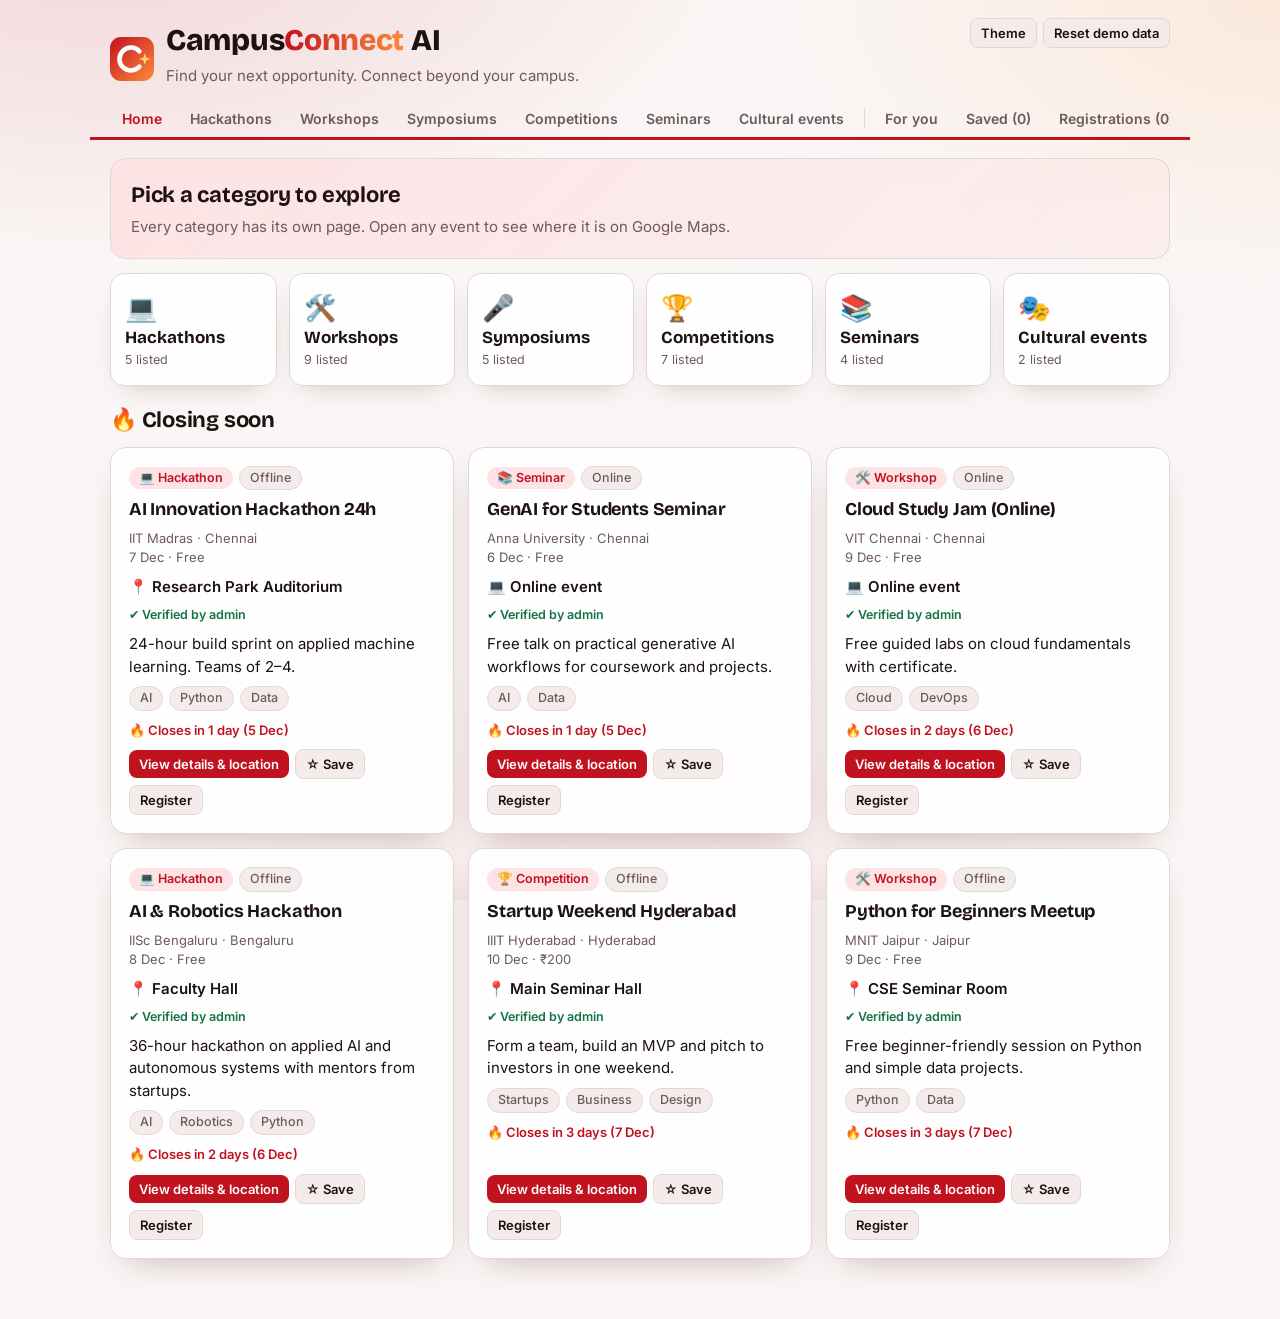
<file: index.html>
<!DOCTYPE html>
<html lang="en">
<head>
<meta charset="utf-8">
<meta name="viewport" content="width=device-width, initial-scale=1, viewport-fit=cover">
<title>CampusConnect AI</title>
<link rel="icon" href="data:image/svg+xml,%3Csvg%20xmlns%3D%22http%3A//www.w3.org/2000/svg%22%20viewBox%3D%220%200%2048%2048%22%3E%3Cdefs%3E%3ClinearGradient%20id%3D%22g%22%20x1%3D%220%22%20y1%3D%220%22%20x2%3D%221%22%20y2%3D%221%22%3E%3Cstop%20offset%3D%220%22%20stop-color%3D%22%23c1121f%22/%3E%3Cstop%20offset%3D%221%22%20stop-color%3D%22%23ff8a3d%22/%3E%3C/linearGradient%3E%3C/defs%3E%3Crect%20width%3D%2248%22%20height%3D%2248%22%20rx%3D%2212%22%20fill%3D%22url%28%23g%29%22/%3E%3Cpath%20d%3D%22M32%2015.5A12.5%2012.5%200%201%200%2032%2032.5%22%20fill%3D%22none%22%20stroke%3D%22%23fff%22%20stroke-width%3D%225%22%20stroke-linecap%3D%22round%22/%3E%3Cpath%20d%3D%22M38%2017.5L39.6%2022.4L44.5%2024L39.6%2025.6L38%2030.5L36.4%2025.6L31.5%2024L36.4%2022.4Z%22%20fill%3D%22%23ffd166%22/%3E%3C/svg%3E">
<link rel="stylesheet" href="https://fonts.googleapis.com/css2?family=Bricolage+Grotesque:wght@500;700;800&family=Inter:wght@400;500;600&display=swap">
<style>
:root{--bg:#faf6f5;--sf:#fff;--sf2:#f3eceb;--tx:#1d1112;--mu:#6e5a5c;--ac:#c1121f;--ac2:#fde3e4;--bd:#e4d5d6;--ok:#157347;--wn:#b45309;--bgimg:radial-gradient(1100px 560px at 8% -8%,rgba(193,18,31,.14),transparent 60%),radial-gradient(900px 520px at 100% 0,rgba(255,176,102,.18),transparent 55%),radial-gradient(800px 600px at 50% 110%,rgba(193,18,31,.08),transparent 60%);box-sizing:border-box;padding-top:env(safe-area-inset-top,0px);padding-bottom:env(safe-area-inset-bottom,0px)}
@media (prefers-color-scheme:dark){:root:not([data-theme="light"]){--bg:#0a0607;--sf:#170b0d;--sf2:#220f12;--tx:#f7eeee;--mu:#b9a2a4;--ac:#ff3b3b;--ac2:#3a1015;--bd:#4a1a20;--ok:#4cc38a;--wn:#f0a64a;--bgimg:radial-gradient(1000px 600px at 12% -10%,rgba(255,59,59,.24),transparent 60%),radial-gradient(800px 520px at 100% 5%,rgba(150,60,200,.2),transparent 55%),radial-gradient(900px 600px at 50% 115%,rgba(255,59,59,.1),transparent 60%)}}
:root[data-theme="dark"]{--bg:#0a0607;--sf:#170b0d;--sf2:#220f12;--tx:#f7eeee;--mu:#b9a2a4;--ac:#ff3b3b;--ac2:#3a1015;--bd:#4a1a20;--ok:#4cc38a;--wn:#f0a64a;--bgimg:radial-gradient(1000px 600px at 12% -10%,rgba(255,59,59,.24),transparent 60%),radial-gradient(800px 520px at 100% 5%,rgba(150,60,200,.2),transparent 55%),radial-gradient(900px 600px at 50% 115%,rgba(255,59,59,.1),transparent 60%)}
*{box-sizing:border-box}html{scroll-padding-top:env(safe-area-inset-top,0px)}
body{margin:0;background-color:var(--bg);background-image:var(--bgimg);background-attachment:fixed;color:var(--tx);font:15px/1.5 Inter,system-ui,-apple-system,"Segoe UI",sans-serif}
h1,h2,h3{font-family:"Bricolage Grotesque",Inter,system-ui,sans-serif;margin:0;letter-spacing:-.01em}
header{border-bottom:3px solid var(--ac);padding:18px 20px 0;max-width:1100px;margin:auto}
.top{display:flex;justify-content:space-between;align-items:flex-start;gap:12px;flex-wrap:wrap}
h1{font-size:30px;font-weight:800;cursor:pointer}h1 span{background:linear-gradient(90deg,var(--ac),#ff8a3d);-webkit-background-clip:text;background-clip:text;color:transparent}
.tag{color:var(--mu);margin:2px 0 12px}
nav{display:flex;gap:4px;overflow-x:auto;scrollbar-width:none}
nav button{background:none;border:0;border-bottom:3px solid transparent;margin-bottom:-3px;color:var(--mu);font:600 14px Inter,sans-serif;padding:10px 12px;cursor:pointer;white-space:nowrap}
nav button.on{color:var(--ac);border-color:var(--ac)}
nav i{font-style:normal;border-left:1px solid var(--bd);margin:8px 4px}
main{max-width:1100px;margin:auto;padding:18px 20px 60px}
input,select,textarea{font:inherit;color:var(--tx);background:var(--sf);border:1px solid var(--bd);border-radius:8px;padding:9px 11px;width:100%}
input:focus,select:focus,textarea:focus,button:focus-visible,a:focus-visible{outline:2px solid var(--ac);outline-offset:1px}
.btn{display:inline-block;background:var(--ac);color:#fff;border:0;border-radius:8px;padding:9px 14px;font:600 14px Inter,sans-serif;cursor:pointer;white-space:nowrap;text-decoration:none}
.btn.g{background:var(--sf2);color:var(--tx);border:1px solid var(--bd)}.btn.s{padding:6px 10px;font-size:13px}.btn.d{background:none;color:var(--ac);border:1px solid var(--ac)}
.btn:disabled{opacity:.5;cursor:not-allowed}
.filters{display:grid;grid-template-columns:repeat(auto-fit,minmax(140px,1fr));gap:8px;margin-bottom:12px}
label.l{font-size:12px;color:var(--mu);display:block;margin-bottom:3px}
.chips{display:flex;gap:6px;flex-wrap:wrap;margin:6px 0}
.chip{background:var(--ac2);color:var(--ac);border-radius:99px;padding:2px 10px;font-size:12.5px;font-weight:600}
.chip.t{background:var(--sf2);color:var(--mu);font-weight:500;border:1px solid var(--bd)}.chip.t.on{background:var(--ac);color:#fff;border-color:var(--ac)}
.grid{display:grid;grid-template-columns:repeat(auto-fill,minmax(310px,1fr));gap:14px}
.card,.panel{background:color-mix(in srgb,var(--sf) 88%,transparent);-webkit-backdrop-filter:blur(12px);backdrop-filter:blur(12px);border:1px solid var(--bd);border-radius:16px;padding:18px;box-shadow:0 14px 34px -18px rgba(70,10,18,.35),inset 0 1px 0 rgba(255,255,255,.3)}.card{transition:transform .2s,border-color .2s}.card:hover{transform:translateY(-3px);border-color:var(--ac)}@media(prefers-reduced-motion:reduce){.card{transition:none}.card:hover{transform:none}}
.card{display:flex;flex-direction:column;gap:8px}.panel{margin-bottom:14px}
.card h3{font-size:18px;line-height:1.25}
.meta{color:var(--mu);font-size:13px}
.row{display:flex;gap:6px;flex-wrap:wrap;align-items:center}
.ver{color:var(--ok);font-size:12.5px;font-weight:600}.unv{color:var(--wn);font-size:12.5px;font-weight:600}
.why{background:var(--sf2);border-left:3px solid var(--ac);border-radius:6px;padding:8px 10px;font-size:13px}
.score{font:800 22px "Bricolage Grotesque",sans-serif;color:var(--ac)}
.dl{font-size:13px;font-weight:600}.dl.u{color:var(--ac)}.dl.x{color:var(--mu)}
.sp{flex:1}.card .row:last-child{margin-top:auto}
.empty{color:var(--mu);padding:30px;text-align:center;border:1px dashed var(--bd);border-radius:12px}
.f2{display:grid;grid-template-columns:repeat(auto-fit,minmax(200px,1fr));gap:10px}
.tl{display:flex;flex-direction:column;gap:8px}
.tli{display:flex;gap:12px;align-items:center;background:var(--sf);border:1px solid var(--bd);border-radius:12px;padding:10px 14px;flex-wrap:wrap}
.days{min-width:64px;text-align:center;font:800 22px "Bricolage Grotesque",sans-serif;color:var(--ac);line-height:1}.days small{display:block;font:500 11px Inter;color:var(--mu)}
.cats{display:grid;grid-template-columns:repeat(auto-fill,minmax(160px,1fr));gap:12px;margin-bottom:18px}
.ct{background:color-mix(in srgb,var(--sf) 88%,transparent);box-shadow:0 10px 26px -16px rgba(70,10,18,.35);border:1px solid var(--bd);border-radius:14px;padding:14px;text-align:left;cursor:pointer;color:var(--tx);font:inherit}
.ct:hover{border-color:var(--ac)}.ct b{display:block;font:700 17px "Bricolage Grotesque",sans-serif}.ct span{font-size:26px}.ct small{color:var(--mu)}
.hero{background:linear-gradient(135deg,var(--ac2),color-mix(in srgb,var(--ac2) 35%,transparent));border:1px solid var(--bd);border-radius:16px;padding:20px;margin-bottom:14px}.hero p{margin:4px 0 0;color:var(--mu)}
.info{display:grid;grid-template-columns:repeat(auto-fit,minmax(150px,1fr));gap:10px;margin:12px 0}
.info div{background:var(--sf2);border-radius:10px;padding:8px 12px}.info small{display:block;color:var(--mu);font-size:12px}
.loc{border:2px solid var(--ac)}.loc h2{margin-top:0}
.pin{font-size:15px;font-weight:600}
a.back{color:var(--ac);font-weight:600;cursor:pointer;background:none;border:0;padding:0;font:600 14px Inter;margin-bottom:10px}
#toast{position:fixed;left:50%;bottom:calc(20px + env(safe-area-inset-bottom,0px));transform:translateX(-50%);background:var(--tx);color:var(--bg);padding:9px 16px;border-radius:8px;font-weight:600;opacity:0;pointer-events:none;transition:opacity .2s}
#toast.on{opacity:1}
h2{font-size:22px;margin:4px 0 10px}.note{color:var(--mu);font-size:13px}
@media (max-width:520px){h1{font-size:24px}.grid{grid-template-columns:1fr}}
.map{width:100%;height:320px;border:0;border-radius:12px;margin-top:12px}
.cbox{position:relative}.clist{position:absolute;left:0;min-width:100%;width:max-content;max-width:min(320px,86vw);top:100%;z-index:20;background:var(--sf);border:1px solid var(--bd);border-radius:12px;box-shadow:0 18px 38px -16px rgba(0,0,0,.45);margin-top:6px;padding:4px}.clist[hidden]{display:none}.clist button{display:flex;align-items:center;justify-content:space-between;gap:16px;width:100%;text-align:left;background:none;border:0;border-radius:8px;color:var(--tx);font:500 14px Inter,sans-serif;padding:7px 10px;cursor:pointer}.clist button:hover,.clist button:focus-visible{background:var(--ac2)}.clist button.z{color:var(--mu)}.clist i{font-style:normal;font-size:12px;font-weight:600;border-radius:99px;padding:1px 8px;background:var(--ac2);color:var(--ac)}.clist button.z i{background:none;color:var(--mu);font-weight:400}.clist .hint{color:var(--mu);font-size:12px;padding:6px 10px 4px}
.lg{flex:none}.brand{display:flex;gap:12px;align-items:center;cursor:pointer}.evbrand{display:flex;align-items:center;gap:8px;margin-bottom:12px;padding-bottom:10px;border-bottom:1px solid var(--bd)}.evbrand b{font:800 15px "Bricolage Grotesque",Inter,sans-serif}
</style>
</head>
<body>
<svg width="0" height="0" style="position:absolute" aria-hidden="true"><defs><linearGradient id="lg" x1="0" y1="0" x2="1" y2="1"><stop offset="0" stop-color="#c1121f"/><stop offset="1" stop-color="#ff8a3d"/></linearGradient></defs><symbol id="logo" viewBox="0 0 48 48"><rect width="48" height="48" rx="12" fill="url(#lg)"/><path d="M32 15.5A12.5 12.5 0 1 0 32 32.5" fill="none" stroke="#fff" stroke-width="5" stroke-linecap="round"/><path d="M38 17.5L39.6 22.4L44.5 24L39.6 25.6L38 30.5L36.4 25.6L31.5 24L36.4 22.4Z" fill="#ffd166"/></symbol></svg>
<header>
  <div class="top">
    <div class="brand" data-go="home"><svg class="lg" width="44" height="44" role="img" aria-label="CampusConnect AI logo"><use href="#logo"/></svg><div><h1>Campus<span>Connect</span> AI</h1><p class="tag">Find your next opportunity. Connect beyond your campus.</p></div></div>
    <div class="row"><button class="btn g s" id="theme">Theme</button><button class="btn g s" id="reset">Reset demo data</button></div>
  </div>
  <nav id="nav"></nav>
</header>
<main id="app"></main>
<div id="toast"></div>
<script>
const K='cc_v3',$=s=>document.querySelector(s);
const esc=s=>String(s??'').replace(/[&<>"']/g,c=>({'&':'&amp;','<':'&lt;','>':'&gt;','"':'&quot;',"'":'&#39;'}[c]));
const day=n=>{const d=new Date();d.setDate(d.getDate()+n);return d.toISOString().slice(0,10)};
const INDIA_CITIES=['Agra', 'Ahmedabad', 'Aurangabad', 'Amritsar', 'Bengaluru', 'Bhopal', 'Bhubaneswar', 'Chandigarh', 'Chennai', 'Coimbatore', 'Cuttack', 'Dehradun', 'Delhi', 'Dhanbad', 'Durgapur', 'Erode', 'Faridabad', 'Ghaziabad', 'Goa', 'Gurugram', 'Guwahati', 'Gwalior', 'Hubballi', 'Hyderabad', 'Imphal', 'Indore', 'Jabalpur', 'Jaipur', 'Jalandhar', 'Jamshedpur', 'Jodhpur', 'Kanpur', 'Kochi', 'Kolhapur', 'Kolkata', 'Kota', 'Kozhikode', 'Lucknow', 'Ludhiana', 'Madurai', 'Mangaluru', 'Meerut', 'Mumbai', 'Mysuru', 'Nagpur', 'Nashik', 'Navi Mumbai', 'Noida', 'Patna', 'Puducherry', 'Pune', 'Raipur', 'Rajkot', 'Ranchi', 'Salem', 'Shillong', 'Siliguri', 'Srinagar', 'Surat', 'Thane', 'Thanjavur', 'Thiruvananthapuram', 'Thrissur', 'Tiruchirappalli', 'Tirunelveli', 'Tirupati', 'Udaipur', 'Vadodara', 'Varanasi', 'Vellore', 'Vijayawada', 'Visakhapatnam', 'Warangal'];
const CATS=['Hackathon','Workshop','Symposium','Competition','Seminar','Cultural'];
const CI={Hackathon:['💻','Hackathons','Build, ship and win in timed team sprints.'],Workshop:['🛠️','Workshops','Hands-on learning sessions led by practitioners.'],Symposium:['🎤','Symposiums','Paper presentations, demos and expert talks.'],Competition:['🏆','Competitions','Contests, CTFs and pitch battles with prizes.'],Seminar:['📚','Seminars','Talks and knowledge sessions on trending topics.'],Cultural:['🎭','Cultural events','Fests, music, dance and inter-college culturals.']};
const INT=['AI','Web','Data','Robotics','Design','Startups','Cybersecurity','Cloud','Music','Sports'];
const V={1:['Research Park Auditorium','IIT Madras, Sardar Patel Rd, Adyar, Chennai, Tamil Nadu 600036'],2:['CEG Main Auditorium','Anna University, Sardar Patel Rd, Guindy, Chennai, Tamil Nadu 600025'],3:['SSN Convention Hall','SSN College of Engineering, Rajiv Gandhi Salai, Kalavakkam, Tamil Nadu 603110'],4:['Online','Google Meet link shared after registration'],5:['Design Studio, Block B','Loyola College, Nungambakkam, Chennai, Tamil Nadu 600034'],6:['Online','Discord + CTFd platform'],7:['PSG Tech Auditorium','PSG College of Technology, Avinashi Rd, Peelamedu, Coimbatore, Tamil Nadu 641004'],8:['Tech Park Seminar Hall','SRM Institute of Science and Technology, Kattankulathur, Tamil Nadu 603203'],9:['Open Air Theatre','Stella Maris College, Cathedral Rd, Chennai, Tamil Nadu 600086'],10:['Online','Zoom webinar'],11:['Club Hall (demo)','Anna University, Sardar Patel Rd, Guindy, Chennai, Tamil Nadu 600025']};
const seed=()=>[
 ev(1,'AI Innovation Hackathon 24h','IIT Madras','Chennai','Hackathon','Offline',0,3,1,['AI','Python','Data'],'24-hour build sprint on applied machine learning. Teams of 2–4.',1),
 ev(2,'Web3 & Full-Stack Workshop','Anna University','Chennai','Workshop','Offline',200,6,4,['Web','JavaScript','Startups'],'Hands-on workshop building a full-stack app with a modern JS stack.',1),
 ev(3,'National Symposium on Robotics','SSN College','Chennai','Symposium','Offline',350,12,8,['Robotics','Embedded','AI'],'Paper presentations, robot demos and industry talks.',1),
 ev(4,'Cloud Study Jam (Online)','VIT Chennai','Chennai','Workshop','Online',0,5,2,['Cloud','DevOps'],'Free guided labs on cloud fundamentals with certificate.',1),
 ev(5,'UI/UX Design Sprint','Loyola College','Chennai','Competition','Offline',150,9,6,['Design','Web'],'Redesign a campus app in 6 hours. Judged by industry designers.',0),
 ev(6,'CTF Night: Capture the Flag','NIT Trichy','Trichy','Competition','Online',0,7,5,['Cybersecurity','Linux'],'Jeopardy-style CTF for beginners and intermediates.',1),
 ev(7,'Startup Pitch Arena','PSG Tech','Coimbatore','Competition','Offline',100,15,10,['Startups','Business'],'Pitch your idea to angel investors. Prize pool ₹50,000.',1),
 ev(8,'Data Science Bootcamp','SRM University','Chennai','Workshop','Offline',500,10,7,['Data','Python','AI'],'Two-day bootcamp: pandas, visualisation and ML basics.',0),
 ev(9,'Inter-College Music Fest','Stella Maris','Chennai','Cultural','Offline',250,20,14,['Music'],'Battle of bands and solo acts from 30+ colleges.',1),
 ev(10,'GenAI for Students Seminar','Anna University','Chennai','Seminar','Online',0,2,1,['AI','Data'],'Free talk on practical generative AI workflows for coursework and projects.',1),
 ev(11,'Intra-club Robotics Meetup','Your Club (demo)','Chennai','Seminar','Offline',0,8,5,['Robotics'],'Demo event created by you. Edit or delete it in the Organizer tab.',1,1),
 ev(12,'Hack the Campus 36h','VIT Chennai','Chennai','Hackathon','Offline',100,18,12,['Web','AI','Cloud'],'36-hour open-theme hackathon with mentors and cash prizes.',1),
 ev(13,'Cybersecurity Symposium','NIT Trichy','Trichy','Symposium','Offline',200,22,16,['Cybersecurity','Cloud'],'Talks and live demos on modern threats and defence.',1),
 ev(14,'AI & Robotics Hackathon','IISc Bengaluru','Bengaluru','Hackathon','Offline',0,4,2,['AI','Robotics','Python'],'36-hour hackathon on applied AI and autonomous systems with mentors from startups.',1),
 ev(15,'Cloud & DevOps Workshop','RV College of Engineering','Bengaluru','Workshop','Offline',300,9,6,['Cloud','DevOps','Linux'],'Hands-on labs on containers, CI/CD and deploying to the cloud.',1),
 ev(16,'Startup Weekend Hyderabad','IIIT Hyderabad','Hyderabad','Competition','Offline',200,6,3,['Startups','Business','Design'],'Form a team, build an MVP and pitch to investors in one weekend.',1),
 ev(17,'Data Science Symposium','Osmania University','Hyderabad','Symposium','Offline',150,14,9,['Data','AI','Python'],'Research talks, poster sessions and industry panels on data science.',0),
 ev(18,'Tech Meet Prep Camp','IIT Bombay','Mumbai','Workshop','Offline',0,11,7,['Web','AI','Data'],'Free prep camp with problem-solving sessions and mock rounds.',1),
 ev(19,'Mumbai Cultural Fest Night','VJTI Mumbai','Mumbai','Cultural','Offline',300,18,13,['Music','Sports'],'Dance, music and theatre showcase with teams from 40+ colleges.',1),
 ev(20,'Cybersecurity Summit Delhi','IIT Delhi','Delhi','Seminar','Offline',0,13,8,['Cybersecurity','Cloud'],'Talks and live demos on threat detection and secure development.',1),
 ev(21,'Hack for Good 48h','Delhi Technological University','Delhi','Hackathon','Offline',100,21,15,['Web','AI','Startups'],'48-hour social-impact hackathon with cash prizes and incubation offers.',1),
 ev(22,'Design Thinking Workshop','COEP Technological University','Pune','Workshop','Offline',250,10,6,['Design','Startups'],'Learn research, ideation and prototyping with real product designers.',0),
 ev(23,'Kolkata Robotics Challenge','Jadavpur University','Kolkata','Competition','Offline',200,16,11,['Robotics','Embedded'],'Line-follower and robo-soccer rounds judged by faculty and industry.',1),
 ev(24,'Full-Stack Bootcamp Kochi','CUSAT','Kochi','Workshop','Offline',400,12,8,['Web','JavaScript','Cloud'],'Two-day bootcamp building and deploying a full-stack app.',1),
 ev(25,'Product Management Seminar','IIM Ahmedabad','Ahmedabad','Seminar','Offline',0,8,4,['Startups','Business'],'Open session on product careers with alumni from top tech firms.',1),
 ev(26,'Python for Beginners Meetup','MNIT Jaipur','Jaipur','Workshop','Offline',0,5,3,['Python','Data'],'Free beginner-friendly session on Python and simple data projects.',1),
 ev(27,'Inter-College Debate & Quiz','Panjab University','Chandigarh','Competition','Offline',50,9,5,['Business','Sports'],'Parliamentary debate and general quiz open to all colleges.',1),
 ev(28,'AI for Agriculture Hack','IIIT Lucknow','Lucknow','Hackathon','Offline',0,19,14,['AI','Data','Robotics'],'Build AI tools for farmers using open datasets. Mentors on site.',0),
 ev(29,'Open Source Contribution Day','KIIT Bhubaneswar','Bhubaneswar','Workshop','Offline',0,7,4,['Web','Linux','Cloud'],'Make your first open-source pull request with guidance from maintainers.',1),
 ev(30,'Marine Tech Symposium','Andhra University','Visakhapatnam','Symposium','Offline',200,23,17,['Robotics','Data'],'Papers and demos on ocean data, drones and coastal engineering.',1),
 ev(31,'Game Dev Jam','IET DAVV','Indore','Competition','Offline',100,15,10,['Design','Web'],'48-hour game jam. Solo or teams up to four.',1),
 ev(32,'Northeast Tech Fest','IIT Guwahati','Guwahati','Symposium','Offline',250,25,19,['AI','Robotics','Cloud'],'Talks, workshops and competitions bringing colleges from across the region.',1)
];
V[12]=['Innovation Hub','VIT Chennai, Vandalur–Kelambakkam Rd, Chennai, Tamil Nadu 600127'];
V[13]=['Seminar Complex','NIT Tiruchirappalli, Tanjore Main Rd, Tiruchirappalli, Tamil Nadu 620015'];
V[14]=['Faculty Hall','Indian Institute of Science, CV Raman Rd, Bengaluru, Karnataka 560012'];
V[15]=['Main Auditorium','RV College of Engineering, Mysore Rd, Bengaluru, Karnataka 560059'];
V[16]=['Main Seminar Hall','IIIT Hyderabad, Gachibowli, Hyderabad, Telangana 500032'];
V[17]=['Arts College Auditorium','Osmania University, Hyderabad, Telangana 500007'];
V[18]=['Convention Centre','IIT Bombay, Powai, Mumbai, Maharashtra 400076'];
V[19]=['Open Air Theatre','VJTI, H R Mahajani Rd, Matunga, Mumbai, Maharashtra 400019'];
V[20]=['Bharti Building Hall','IIT Delhi, Hauz Khas, New Delhi, Delhi 110016'];
V[21]=['Innovation Lab','Delhi Technological University, Shahbad Daulatpur, Main Bawana Rd, Delhi 110042'];
V[22]=['Design Studio','COEP, Wellesley Rd, Shivajinagar, Pune, Maharashtra 411005'];
V[23]=['Main Ground','Jadavpur University, 188 Raja S.C. Mullick Rd, Kolkata, West Bengal 700032'];
V[24]=['Seminar Complex','CUSAT, Thrikkakara, Kochi, Kerala 682022'];
V[25]=['Classroom Complex','IIM Ahmedabad, Vastrapur, Ahmedabad, Gujarat 380015'];
V[26]=['CSE Seminar Room','MNIT Jaipur, JLN Marg, Malviya Nagar, Jaipur, Rajasthan 302017'];
V[27]=['Students Centre','Panjab University, Sector 14, Chandigarh 160014'];
V[28]=['Lecture Hall Complex','IIIT Lucknow, Chak Ganjaria, Lucknow, Uttar Pradesh 226002'];
V[29]=['KIIT Auditorium','KIIT University, Patia, Bhubaneswar, Odisha 751024'];
V[30]=['Convocation Hall','Andhra University, Waltair Uplands, Visakhapatnam, Andhra Pradesh 530003'];
V[31]=['Computer Centre','IET DAVV, Khandwa Rd, Indore, Madhya Pradesh 452017'];
V[32]=['Lecture Hall Complex','IIT Guwahati, Amingaon, North Guwahati, Assam 781039'];
function ev(id,title,college,city,cat,mode,price,d,dl,tags,desc,verified,mine){const v=V[id]||['',''];return{id,title,college,city,cat,mode,price,date:day(d),deadline:day(dl),tags,desc,verified:!!verified,mine:!!mine,venue:v[0],addr:v[1],link:'https://example.com/register/'+id,orgName:college+' Events Cell',phone:'+91 90000 '+String(id).padStart(5,'0'),email:'events'+id+'@example.com'}}
let S=load();
function load(){try{const r=JSON.parse(localStorage.getItem(K));if(r&&r.events)return r}catch(e){}return fresh()}
function fresh(){return{events:seed(),profile:{interests:['AI','Web'],skills:'Python, JavaScript',budget:300,city:'Chennai'},saved:[],regs:[],nextId:100}}
function save(){try{localStorage.setItem(K,JSON.stringify(S))}catch(e){}}
const F0=()=>({q:'',mode:'',city:'',maxp:'',from:''});
let P={t:'home',cat:null,id:null},F=F0(),editing=null;
const go=(t,x={})=>{P={t,cat:null,id:null,...x};F=F0();view();window.scrollTo(0,0)};
const toast=m=>{const t=$('#toast');t.textContent=m;t.classList.add('on');clearTimeout(toast.h);toast.h=setTimeout(()=>t.classList.remove('on'),2200)};
const dleft=d=>Math.round((new Date(d)-new Date(day(0)))/864e5);
const fmt=d=>new Date(d+'T00:00').toLocaleDateString('en-IN',{day:'numeric',month:'short',year:'numeric'});
const fmtS=d=>new Date(d+'T00:00').toLocaleDateString('en-IN',{day:'numeric',month:'short'});
const price=p=>p?'₹'+p:'Free';
function dlLabel(e){const n=dleft(e.deadline);return n<0?'<span class="dl x">Registration closed</span>':n===0?'<span class="dl u">⏰ Closes today</span>':`<span class="dl ${n<=3?'u':''}">${n<=3?'🔥 ':'⏳ '}Closes in ${n} day${n>1?'s':''} (${fmtS(e.deadline)})</span>`}
const mapQ=e=>encodeURIComponent([e.venue,e.addr||e.college+', '+e.city].filter(Boolean).join(', '));
const mapsUrl=e=>'https://www.google.com/maps/search/?api=1&query='+mapQ(e);
const dirUrl=e=>'https://www.google.com/maps/dir/?api=1&destination='+mapQ(e);

/* simple natural-language search inside a page */
function parseNL(q){
  const f={words:[],chips:[]};let rest=q.toLowerCase();
  const take=(re,fn)=>{const m=rest.match(re);if(m){fn(m);rest=rest.replace(re,' ')}};
  take(/\bfree\b/,()=>{f.free=1;f.chips.push('Free')});
  take(/\bonline\b/,()=>{f.mode='Online';f.chips.push('Online')});
  take(/\b(offline|in[- ]person)\b/,()=>{f.mode='Offline';f.chips.push('Offline')});
  take(/\b(?:near|in|at)\s+([a-z]+)/,m=>{f.city=m[1];f.chips.push('Near '+m[1][0].toUpperCase()+m[1].slice(1))});
  CATS.forEach(c=>take(new RegExp('\\b'+c.toLowerCase()+'s?\\b'),()=>{f.cat=c;f.chips.push(c)}));
  f.words=rest.split(/\s+/).filter(w=>w.length>1&&!['the','a','an','for','and','events','event','me','show','find'].includes(w));
  return f}
function filtered(base){
  const n=parseNL(F.q);
  const list=base.filter(e=>{
    const hay=(e.title+' '+e.college+' '+e.city+' '+e.tags.join(' ')+' '+e.desc+' '+e.cat+' '+e.venue).toLowerCase();
    if(n.free&&e.price>0)return false;if(n.mode&&e.mode!==n.mode)return false;
    if(n.cat&&e.cat!==n.cat)return false;if(n.city&&!(e.city+' '+e.college).toLowerCase().includes(n.city)&&e.mode!=='Online')return false;
    if(!n.words.every(w=>hay.includes(w)))return false;
    if(F.mode&&e.mode!==F.mode)return false;if(F.city&&!e.city.toLowerCase().includes(F.city.trim().toLowerCase()))return false;
    if(F.maxp!==''&&e.price>+F.maxp)return false;if(F.from&&e.date<F.from)return false;
    return true});
  return{list:list.sort((a,b)=>a.date.localeCompare(b.date)),chips:n.chips}}

function score(e){
  const p=S.profile,why=[];let s=0;
  const mt=e.tags.filter(t=>p.interests.some(i=>i.toLowerCase()===t.toLowerCase()));
  if(mt.length){const v=Math.min(50,mt.length*25);s+=v;why.push(`Matches your interest in ${mt.join(', ')} (+${v})`)}
  const sk=p.skills.toLowerCase().split(/[, ]+/).filter(Boolean);const ms=e.tags.filter(t=>sk.includes(t.toLowerCase())&&!mt.includes(t));
  if(ms.length){s+=15;why.push(`Fits your skills: ${ms.join(', ')} (+15)`)}
  if(e.price<=p.budget){const v=e.price===0?15:10;s+=v;why.push(e.price===0?'Free to attend (+15)':`Within your ₹${p.budget} budget (+10)`)}else why.push(`Above your ₹${p.budget} budget (+0)`);
  if(e.mode==='Online'||e.city===p.city){s+=15;why.push(e.mode==='Online'?'Online, so you can join from anywhere (+15)':`Held in ${e.city} (+15)`)}
  const n=dleft(e.deadline);if(n>=0&&n<=7){s+=5;why.push('⏳ Registration closing soon (+5)')}
  if(e.verified){s+=5;why.push('Verified listing (+5)')}
  return{s:Math.min(100,s),why}}

function card(e,opt={}){
  const sv=S.saved.includes(e.id),rg=S.regs.includes(e.id),open=dleft(e.deadline)>=0,r=opt.rec?score(e):null;
  return`<article class="card">
  <div class="row"><span class="chip">${CI[e.cat]?CI[e.cat][0]+' ':''}${esc(e.cat)}</span><span class="chip t">${e.mode}</span><span class="sp"></span>${r?`<span class="score" title="Match score">${r.s}%</span>`:''}</div>
  <h3>${esc(e.title)}</h3>
  <div class="meta">${esc(e.college)} · ${esc(e.city)}<br>${fmtS(e.date)} · ${price(e.price)}</div>
  <div class="pin">${e.mode==='Online'?'💻 Online event':'📍 '+esc(e.venue||e.college)}</div>
  <div class="row">${e.verified?'<span class="ver">✔ Verified by admin</span>':'<span class="unv">Pending review</span>'}</div>
  <div>${esc(e.desc)}</div>
  <div class="row">${e.tags.map(t=>`<span class="chip t">${esc(t)}</span>`).join('')}</div>
  ${r?`<div class="why"><b>Why this event?</b><br>${r.why.map(esc).join('<br>')}</div>`:''}
  <div>${dlLabel(e)}</div>
  <div class="row">
    <button class="btn s" data-a="open" data-id="${e.id}">View details &amp; location</button>
    <button class="btn s g" data-a="save" data-id="${e.id}">${sv?'★ Saved':'☆ Save'}</button>
    <button class="btn s ${rg?'':'g'} ${rg?'g':''}" data-a="reg" data-id="${e.id}" ${!open&&!rg?'disabled':''}>${rg?'Registered ✓':'Register'}</button>
  </div></article>`}

function filterBar(base,ph){
  const {list,chips}=filtered(base),cities=[...new Set([...S.events.map(e=>e.city),...INDIA_CITIES])].sort();
  return{list,html:`<input id="q" type="search" placeholder='${ph}' value="${esc(F.q)}" aria-label="Search events" style="margin-bottom:10px">
  <div id="chipbox">${chipsHtml(chips)}</div>
  <div class="filters">
    <div><label class="l">Mode</label><select data-f="mode"><option value="">Any</option><option ${F.mode==='Online'?'selected':''}>Online</option><option ${F.mode==='Offline'?'selected':''}>Offline</option></select></div>
    <div class="cbox"><label class="l">City (type to search)</label><input data-f="city" id="cityin" role="combobox" aria-expanded="false" aria-controls="citylist" placeholder="e.g. Bengaluru" autocomplete="off" value="${esc(F.city)}"><div id="citylist" class="clist" role="listbox" hidden></div></div>
    <div><label class="l">Max fee (₹)</label><input data-f="maxp" type="number" min="0" placeholder="Any" value="${F.maxp}"></div>
    <div><label class="l">On or after</label><input data-f="from" type="date" value="${F.from}"></div>
    <div style="align-self:end"><button class="btn g" data-a="clear" style="width:100%">Clear filters</button></div>
  </div><p class="note" id="cnt">${list.length} event${list.length!==1?'s':''} found</p>`}}
const chipsHtml=chips=>chips.length?`<div class="chips">${chips.map(c=>`<span class="chip">${esc(c)}</span>`).join('')}<span class="note">understood from your search</span></div>`:'';
const catGridHtml=(c,list)=>list.map(e=>card(e)).join('')||`<div class="empty">${F.city?`No ${CI[c][1].toLowerCase()} found in “${esc(F.city)}” yet. Try another city or clear the filter.`:`No ${CI[c][1].toLowerCase()} match. Try removing a filter.`}</div>`;
const allCities=()=>[...new Set([...S.events.map(e=>e.city),...INDIA_CITIES])].sort();
function showCities(){const inp=$('#cityin'),box=$('#citylist');if(!inp)return;const q=inp.value.trim().toLowerCase(),cat=P.cat;
  const cnt=c=>S.events.filter(e=>e.city===c&&e.cat===cat).length;
  const L=allCities().filter(c=>c.toLowerCase().includes(q)).map(c=>({c,n:cnt(c)})).sort((a,b)=>(!!b.n-!!a.n)||(b.c.toLowerCase().startsWith(q)-a.c.toLowerCase().startsWith(q))||a.c.localeCompare(b.c));
  const top=L.slice(0,8);
  box.innerHTML=top.map(x=>`<button type="button" role="option" class="${x.n?'':'z'}" data-pick="${esc(x.c)}"><span>${esc(x.c)}</span><i>${x.n?x.n+(x.n>1?' events':' event'):'no events'}</i></button>`).join('')+(L.length>8?`<div class="hint">${L.length-8} more. Keep typing to narrow down.</div>`:'')||'<div class="hint">No matching city. Your text is still used to search.</div>';
  box.hidden=false;inp.setAttribute('aria-expanded','true')}
function hideCities(){const b=$('#citylist');if(b)b.hidden=true;const i=$('#cityin');if(i)i.setAttribute('aria-expanded','false')}
function updateRes(){if(P.t!=='cat')return;const c=P.cat,{list,chips}=filtered(S.events.filter(e=>e.cat===c));
  $('#chipbox').innerHTML=chipsHtml(chips);$('#cnt').textContent=list.length+' event'+(list.length!==1?'s':'')+' found';$('#grid').innerHTML=catGridHtml(c,list)}
function bindSearch(){
  const q=$('#q'),ci=$('#cityin');
  if(q)q.addEventListener('input',()=>{F.q=q.value;updateRes()});
  if(ci){ci.addEventListener('focus',showCities);ci.addEventListener('click',showCities);
    ci.addEventListener('input',()=>{F.city=ci.value;showCities();updateRes()});
    ci.addEventListener('keydown',e=>{if(e.key==='Escape'||e.key==='Enter'){e.preventDefault();hideCities()}})}}
document.addEventListener('mousedown',e=>{if(!e.target.closest('.cbox'))hideCities()});
document.addEventListener('click',e=>{const b=e.target.closest('[data-pick]');if(!b)return;F.city=b.dataset.pick;$('#cityin').value=F.city;hideCities();updateRes()});

const TABS=[['home','Home'],...CATS.map(c=>['cat:'+c,CI[c][1]]),'|',['foryou','For you'],['saved','Saved'],['regs','Registrations'],['org','Organizer']];
function nav(){
  const cur=P.t==='cat'?'cat:'+P.cat:P.t==='event'?'cat:'+S.events.find(e=>e.id===P.id)?.cat:P.t;
  $('#nav').innerHTML=TABS.map(t=>{if(t==='|')return'<i></i>';const[k,n]=t;const cnt=k==='saved'?' ('+S.saved.length+')':k==='regs'?' ('+S.regs.length+')':'';return`<button class="${k===cur?'on':''}" data-tab="${k}">${n}${cnt}</button>`}).join('')}

function view(){
  nav();const a=$('#app');
  if(P.t==='home'){
    const up=S.events.filter(e=>dleft(e.deadline)>=0).sort((a,b)=>a.deadline.localeCompare(b.deadline)).slice(0,6);
    a.innerHTML=`<div class="hero"><h2 style="margin:0">Pick a category to explore</h2><p>Every category has its own page. Open any event to see where it is on Google Maps.</p></div>
    <div class="cats">${CATS.map(c=>`<button class="ct" data-tab="cat:${c}"><span>${CI[c][0]}</span><b>${CI[c][1]}</b><small>${S.events.filter(e=>e.cat===c).length} listed</small></button>`).join('')}</div>
    <h2>🔥 Closing soon</h2><div class="grid">${up.map(e=>card(e)).join('')}</div>`;
  }
  if(P.t==='cat'){
    const c=P.cat,base=S.events.filter(e=>e.cat===c),fb=filterBar(base,`Search ${CI[c][1].toLowerCase()}, e.g. "free ${c.toLowerCase()} near Chennai"`);
    a.innerHTML=`<button class="back" data-go="home">← All categories</button><h2>${CI[c][0]} ${CI[c][1]}</h2><p class="note" style="margin-top:-4px;font-size:14px">${CI[c][2]}</p>${fb.html}
    <div class="grid" id="grid">${catGridHtml(c,fb.list)}</div>`;bindSearch();
  }
  if(P.t==='event'){
    const e=S.events.find(x=>x.id===P.id);if(!e){go('home');return}
    const sv=S.saved.includes(e.id),rg=S.regs.includes(e.id),open=dleft(e.deadline)>=0,on=e.mode==='Online';
    const more=S.events.filter(x=>x.cat===e.cat&&x.id!==e.id).slice(0,3);
    a.innerHTML=`<button class="back" data-tab="cat:${e.cat}">← Back to ${CI[e.cat]?CI[e.cat][1]:e.cat}</button>
    <div class="panel"><div class="evbrand"><svg class="lg" width="30" height="30" aria-hidden="true"><use href="#logo"/></svg><b>CampusConnect AI</b><span class="note">Event details</span></div><div class="row"><span class="chip">${esc(e.cat)}</span><span class="chip t">${e.mode}</span>${e.verified?'<span class="ver">✔ Verified by admin</span>':'<span class="unv">Pending review</span>'}</div>
    <h2 style="font-size:28px;margin-top:8px">${esc(e.title)}</h2><div class="meta">Hosted by ${esc(e.college)}, ${esc(e.city)}</div>
    <p>${esc(e.desc)}</p><div class="row">${e.tags.map(t=>`<span class="chip t">${esc(t)}</span>`).join('')}</div>
    <div class="info"><div><small>Event date</small><b>${fmt(e.date)}</b></div><div><small>Registration deadline</small><b>${fmt(e.deadline)}</b></div><div><small>Fee</small><b>${price(e.price)}</b></div><div><small>Mode</small><b>${e.mode}</b></div></div>
    <div>${dlLabel(e)}</div>
    <div class="row" style="margin-top:10px"><button class="btn ${rg?'g':''}" data-a="reg" data-id="${e.id}" ${!open&&!rg?'disabled':''}>${rg?'Registered ✓':'Register'}</button><button class="btn g" data-a="save" data-id="${e.id}">${sv?'★ Saved':'☆ Save'}</button><button class="btn g" data-a="share" data-id="${e.id}">Share</button></div></div>
    <div class="panel loc"><h2>${on?'💻 How to join':'📍 Event location'}</h2>
    ${on?`<p class="pin">This is an online event.</p><p>${esc(e.addr||'Joining details will be shared by the organizer after registration.')}</p><a class="btn" href="${esc(e.link)}" target="_blank" rel="noopener">Open registration link</a>`
    :`<p class="pin" style="margin:0">${esc(e.venue||e.college)}</p><p style="margin:2px 0 12px">${esc(e.addr||e.college+', '+e.city)}</p>
    <div class="row"><a class="btn" href="${mapsUrl(e)}" target="_blank" rel="noopener">🗺️ View on Google Maps</a><a class="btn g" href="${dirUrl(e)}" target="_blank" rel="noopener">🧭 Get directions</a><button class="btn g" data-a="copyaddr" data-id="${e.id}">Copy address</button></div>
    <p class="note" style="margin-bottom:0">“Get directions” starts from your current location in Google Maps.</p>
    <iframe class="map" title="Map of ${esc(e.venue||e.college)}" loading="lazy" referrerpolicy="no-referrer-when-downgrade" src="https://www.google.com/maps?q=${mapQ(e)}&amp;output=embed"></iframe>`}</div>
    <div class="panel"><h2>📞 Organizer contact</h2><p class="pin" style="margin:0">${esc(e.orgName||e.college)}</p>
    ${e.phone?`<p style="margin:4px 0">Phone: <b>${esc(e.phone)}</b></p>`:'<p class="note">No phone number provided.</p>'}${e.email?`<p style="margin:4px 0 12px">Email: <b>${esc(e.email)}</b></p>`:''}
    <div class="row">${e.phone?`<a class="btn" href="tel:${esc(e.phone.replace(/[^+\d]/g,''))}">📞 Call organizer</a>`:''}${e.email?`<a class="btn g" href="mailto:${esc(e.email)}">✉️ Email</a>`:''}<a class="btn g" href="${esc(e.link)}" target="_blank" rel="noopener">Registration page</a></div><p class="note" style="margin-bottom:0">Sample events show demo contact details.</p></div>
    ${more.length?`<h2>More ${CI[e.cat]?CI[e.cat][1].toLowerCase():''}</h2><div class="grid">${more.map(x=>card(x)).join('')}</div>`:''}`;
  }
  if(P.t==='foryou'){
    const p=S.profile,ranked=S.events.filter(e=>dleft(e.deadline)>=0).map(e=>({e,r:score(e)})).sort((a,b)=>b.r.s-a.r.s);
    a.innerHTML=`<div class="panel"><h2>Your preferences</h2>
    <label class="l">Interests</label><div class="chips">${INT.map(i=>`<span class="chip t ${p.interests.includes(i)?'on':''}" data-a="int" data-v="${i}" role="button" tabindex="0" style="cursor:pointer">${i}</span>`).join('')}</div>
    <div class="f2" style="margin-top:8px">
      <div><label class="l">Skills (comma separated)</label><input data-p="skills" value="${esc(p.skills)}"></div>
      <div><label class="l">Budget per event (₹)</label><input data-p="budget" type="number" min="0" value="${p.budget}"></div>
      <div><label class="l">Preferred city</label><input data-p="city" value="${esc(p.city)}"></div>
      <div><label class="l">Your college</label><input data-p="college" value="${esc(p.college||'')}" placeholder="e.g. Anna University"></div>
    </div>
    <p class="note">Scores use a transparent rule-based formula: interests (up to 50), skills (15), budget (up to 15), location or online (15), deadline urgency (5), verified (5).</p></div>
    <div class="grid">${ranked.map(x=>card(x.e,{rec:1})).join('')}</div>`;
  }
  if(P.t==='saved'){
    const L=S.events.filter(e=>S.saved.includes(e.id)).sort((a,b)=>a.deadline.localeCompare(b.deadline));
    a.innerHTML=`<h2>Deadline tracker</h2><p class="note">Saved events sorted by registration deadline.</p>
    <div class="tl">${L.map(e=>{const n=dleft(e.deadline),rg=S.regs.includes(e.id);return`<div class="tli"><div class="days">${n<0?'–':n}<small>${n<0?'closed':'days left'}</small></div><div style="flex:1;min-width:180px"><b>${esc(e.title)}</b><div class="meta">${esc(e.college)} · Deadline ${fmtS(e.deadline)} · Event ${fmtS(e.date)}</div></div>
    <button class="btn s g" data-a="open" data-id="${e.id}">Details</button><button class="btn s ${rg?'g':''}" data-a="reg" data-id="${e.id}" ${n<0&&!rg?'disabled':''}>${rg?'Registered ✓':'Register'}</button><button class="btn s d" data-a="save" data-id="${e.id}">Remove</button></div>`}).join('')||'<div class="empty">Nothing saved yet. Tap “Save” on any event to track its deadline.</div>'}</div>`;
  }
  if(P.t==='regs'){
    const L=S.events.filter(e=>S.regs.includes(e.id)).sort((a,b)=>a.date.localeCompare(b.date));
    a.innerHTML=`<h2>My registrations</h2><p class="note">Demo registrations stay inside this prototype. Open an event to see its location.</p>
    <div class="grid">${L.map(e=>card(e)).join('')||'<div class="empty">You haven’t registered for any event yet.</div>'}</div>`;
  }
  if(P.t==='org'){
    const mine=S.events.filter(e=>e.mine),x=editing?S.events.find(e=>e.id===editing):null,v=(k,d='')=>esc(x?x[k]:d);
    a.innerHTML=`<div class="panel"><h2>${x?'Edit event':'Create an event'}</h2>
    <div class="f2">
      <div><label class="l">Title</label><input id="o_title" value="${v('title')}"></div>
      <div><label class="l">College / club</label><input id="o_college" value="${v('college',S.profile.college||'')}"></div>
      <div><label class="l">City</label><input id="o_city" value="${v('city',S.profile.city)}"></div>
      <div><label class="l">Category</label><select id="o_cat">${CATS.map(c=>`<option ${x&&x.cat===c?'selected':''}>${c}</option>`).join('')}</select></div>
      <div><label class="l">Mode</label><select id="o_mode"><option ${x&&x.mode==='Offline'?'selected':''}>Offline</option><option ${x&&x.mode==='Online'?'selected':''}>Online</option></select></div>
      <div><label class="l">Venue name (offline)</label><input id="o_venue" value="${v('venue')}" placeholder="e.g. Main Auditorium"></div>
      <div><label class="l">Full address (used for Google Maps)</label><input id="o_addr" value="${v('addr')}" placeholder="Street, area, city, PIN"></div>
      <div><label class="l">Fee (₹, 0 = free)</label><input id="o_price" type="number" min="0" value="${v('price',0)}"></div>
      <div><label class="l">Event date</label><input id="o_date" type="date" value="${v('date',day(7))}"></div>
      <div><label class="l">Registration deadline</label><input id="o_dl" type="date" value="${v('deadline',day(5))}"></div>
      <div><label class="l">Tags (comma separated)</label><input id="o_tags" value="${x?esc(x.tags.join(', ')):''}" placeholder="AI, Python"></div>
      <div><label class="l">Registration link</label><input id="o_link" value="${v('link','https://')}"></div>
      <div><label class="l">Organizer name</label><input id="o_org" value="${v('orgName')}"></div>
      <div><label class="l">Organizer phone</label><input id="o_phone" type="tel" value="${v('phone')}" placeholder="+91 98765 43210"></div>
      <div><label class="l">Organizer email</label><input id="o_email" type="email" value="${v('email')}"></div>
    </div>
    <label class="l" style="margin-top:8px">Description</label><textarea id="o_desc" rows="2">${v('desc')}</textarea>
    <div class="row" style="margin-top:10px"><button class="btn" data-a="osave">${x?'Save changes':'Publish event'}</button>${x?'<button class="btn g" data-a="ocancel">Cancel</button>':''}<span class="note" id="o_err" style="color:var(--ac)"></span></div></div>
    <h2>Your listings</h2>
    <div class="tl">${mine.map(e=>`<div class="tli"><div style="flex:1;min-width:180px"><b>${esc(e.title)}</b><div class="meta">${esc(e.cat)} · ${fmtS(e.date)} · ${price(e.price)} · ${e.verified?'Verified':'Pending review'}</div></div>
    <div class="meta">👁 ${e.views||0} views · ☆ ${e.saves||0} saves · ✓ ${e.regCount||0} registrations</div>
    <button class="btn s g" data-a="oedit" data-id="${e.id}">Edit</button><button class="btn s d" data-a="odel" data-id="${e.id}">Delete</button></div>`).join('')||'<div class="empty">No listings yet. Create your first event above.</div>'}</div>`;
  }
}

document.addEventListener('click',e=>{
  const t=e.target.closest('[data-tab],[data-a],[data-go]');if(!t)return;
  if(t.dataset.go){go(t.dataset.go);return}
  if(t.dataset.tab){const k=t.dataset.tab;k.startsWith('cat:')?go('cat',{cat:k.slice(4)}):go(k);return}
  const a=t.dataset.a,id=+t.dataset.id,E=S.events.find(x=>x.id===id);
  if(a==='open'){E.views=(E.views||0)+1;save();go('event',{id});if(E.mode==='Offline')toast('📍 '+(E.venue||E.college)+', '+E.city);return}
  if(a==='save'){const i=S.saved.indexOf(id);if(i>-1){S.saved.splice(i,1);toast('Removed from saved')}else{S.saved.push(id);E.saves=(E.saves||0)+1;toast('Saved. Deadline added to tracker')}}
  if(a==='reg'){if(S.regs.includes(id)){S.regs=S.regs.filter(x=>x!==id);E.regCount=Math.max(0,(E.regCount||1)-1);toast('Registration cancelled')}else{S.regs.push(id);E.regCount=(E.regCount||0)+1;toast('Registered (demo). Real events use the organizer link')}}
  if(a==='share'){const txt=`${E.title} – ${E.college}, ${fmt(E.date)} (${price(E.price)}). ${E.mode==='Offline'?'Location: '+mapsUrl(E)+' ':''}Register by ${fmt(E.deadline)}: ${E.link}`;
    (navigator.clipboard?navigator.clipboard.writeText(txt):Promise.reject()).then(()=>toast('Event details copied')).catch(()=>{window.prompt('Copy event details:',txt)})}
  if(a==='copyaddr'){const txt=(E.venue?E.venue+', ':'')+(E.addr||E.college+', '+E.city);(navigator.clipboard?navigator.clipboard.writeText(txt):Promise.reject()).then(()=>toast('Address copied')).catch(()=>{window.prompt('Copy address:',txt)});return}
  if(a==='clear'){F=F0()}
  if(a==='int'){const l=S.profile.interests,i=l.indexOf(t.dataset.v);i>-1?l.splice(i,1):l.push(t.dataset.v)}
  if(a==='oedit'){editing=id;window.scrollTo(0,0)}
  if(a==='ocancel'){editing=null}
  if(a==='odel'){if(confirm('Delete this event?')){S.events=S.events.filter(x=>x.id!==id);S.saved=S.saved.filter(x=>x!==id);S.regs=S.regs.filter(x=>x!==id);toast('Event deleted')}else return}
  if(a==='osave'){
    const g=i=>$('#'+i).value.trim();
    if(!g('o_title')||!g('o_college')){$('#o_err').textContent='Add a title and college.';return}
    if(g('o_mode')==='Offline'&&!g('o_addr')&&!g('o_venue')){$('#o_err').textContent='Add a venue or address so students can find it on Google Maps.';return}
    if(g('o_dl')>g('o_date')){$('#o_err').textContent='The deadline must be on or before the event date.';return}
    const d={title:g('o_title'),college:g('o_college'),city:g('o_city'),cat:g('o_cat'),mode:g('o_mode'),venue:g('o_venue'),addr:g('o_addr'),price:+g('o_price')||0,date:g('o_date'),deadline:g('o_dl'),tags:g('o_tags').split(',').map(s=>s.trim()).filter(Boolean),desc:g('o_desc'),link:g('o_link'),orgName:g('o_org'),phone:g('o_phone'),email:g('o_email')};
    if(editing){Object.assign(S.events.find(x=>x.id===editing),d);toast('Changes saved');editing=null}
    else{S.events.push({id:S.nextId++,verified:false,mine:true,...d});toast('Published. Pending admin review')}
  }
  save();view();
});
document.addEventListener('change',e=>{
  const t=e.target;
  if(t.dataset.f&&t.id!=='cityin'){F[t.dataset.f]=t.value;view()}
  if(t.dataset.p){S.profile[t.dataset.p]=t.dataset.p==='budget'?(+t.value||0):t.value;save();view()}
});
document.addEventListener('keydown',e=>{if((e.key==='Enter'||e.key===' ')&&e.target.matches('.chip[role=button]')){e.preventDefault();e.target.click()}});
$('#reset').onclick=()=>{if(confirm('Reset all demo data?')){S=fresh();save();F=F0();editing=null;go('home');toast('Demo data reset')}};
$('#theme').onclick=()=>{const r=document.documentElement,dk=r.dataset.theme?r.dataset.theme==='dark':matchMedia('(prefers-color-scheme:dark)').matches;r.dataset.theme=dk?'light':'dark'};
view();
</script>
</body>
</html>
</file>
